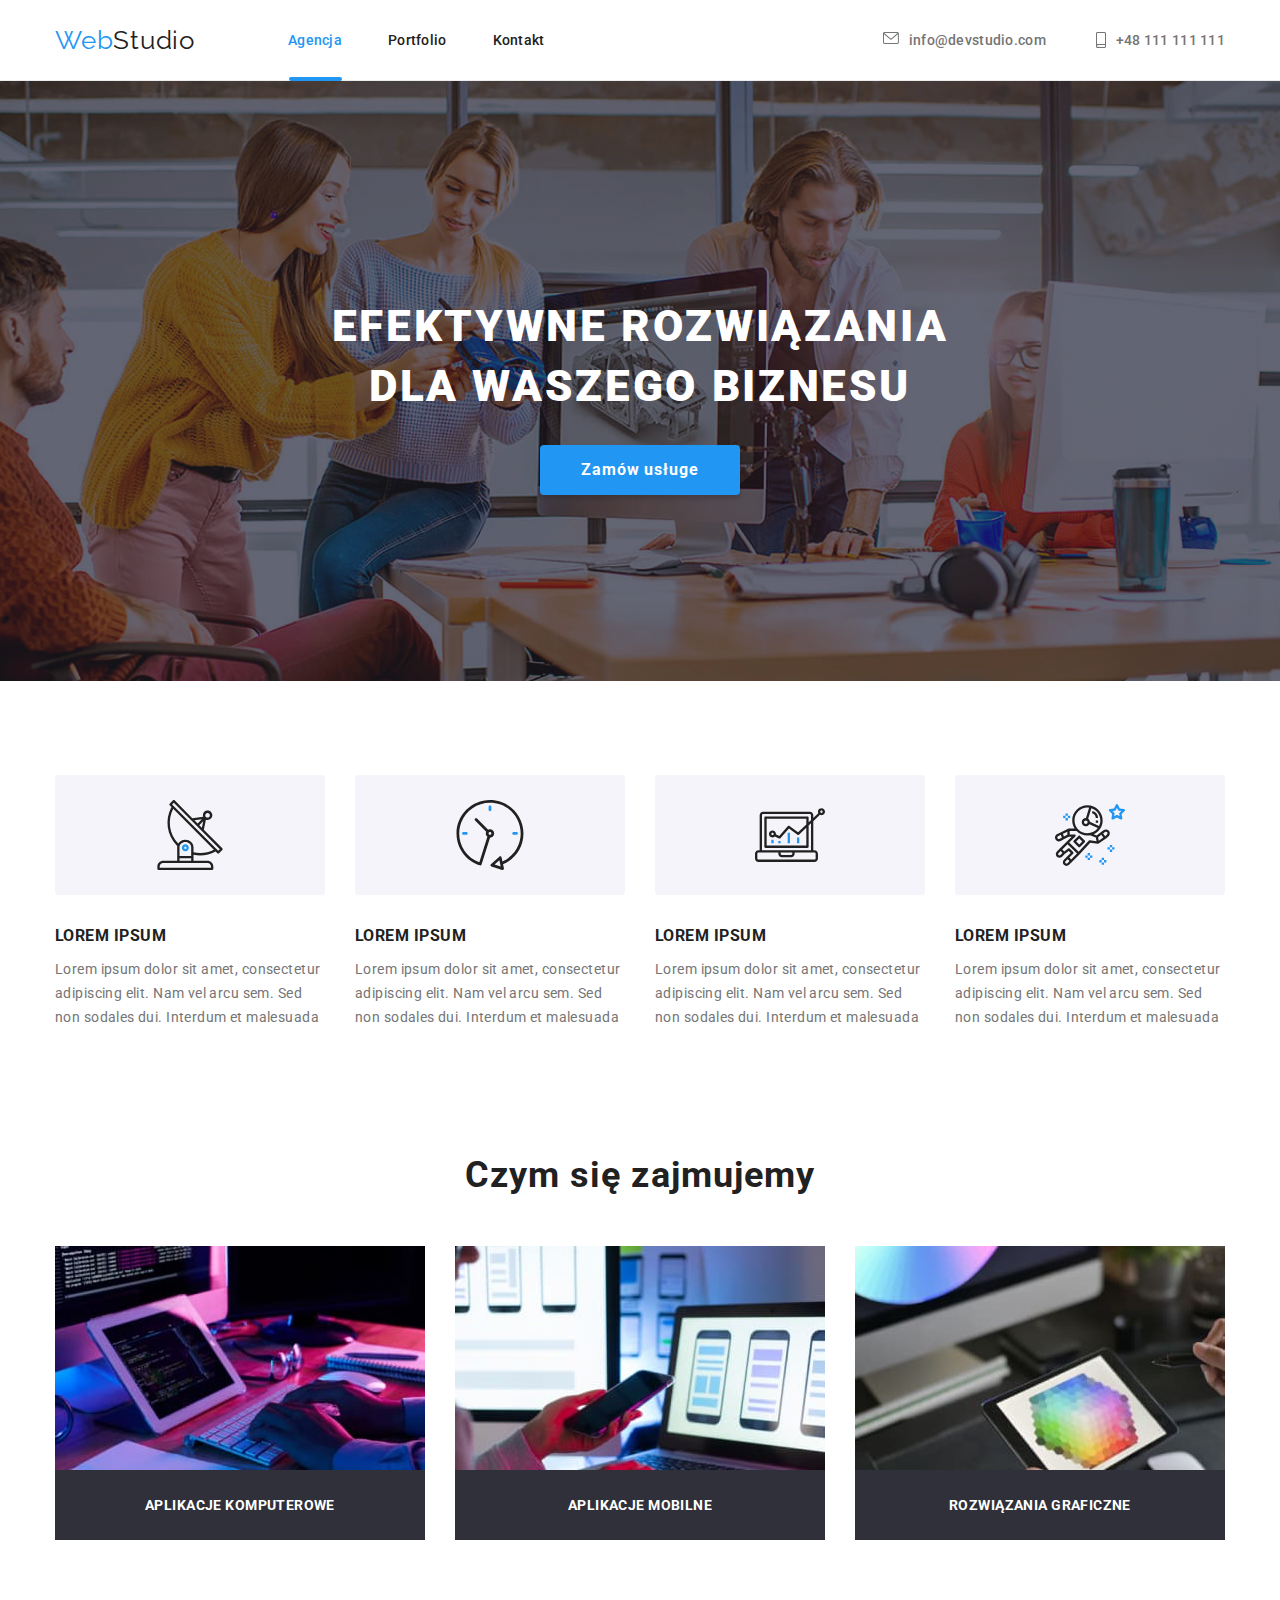
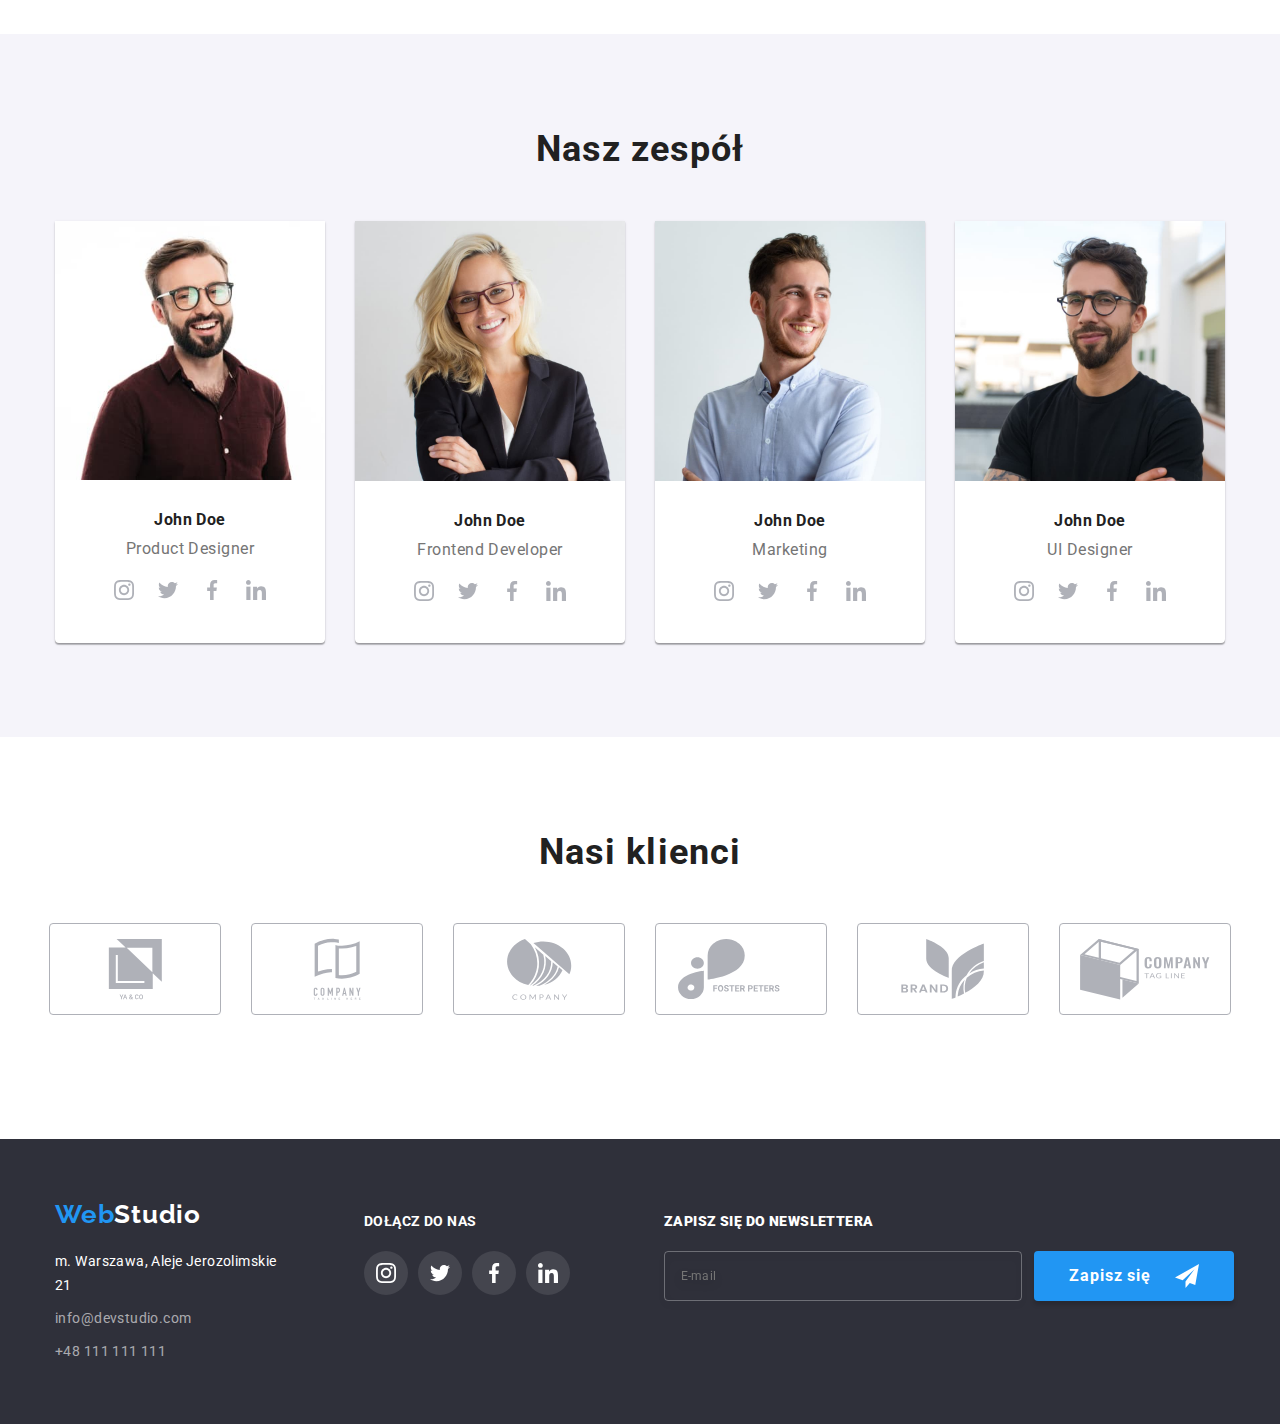
<file: index.html>
<!DOCTYPE html>
<html lang="pl">
  <head>
    <meta charset="UTF-8" />
    <meta http-equiv="X-UA-Compatible" content="IE=edge" />
    <meta name="viewport" content="width=device-width, initial-scale=1.0" />
    <title>Webstudio</title>  
   <link rel="stylesheet" href="https://cdnjs.cloudflare.com/ajax/libs/modern-normalize/1.1.0/modern-normalize.min.css">
    <link rel="preconnect" href="https://fonts.googleapis.com">
    <link rel="preconnect" href="https://fonts.gstatic.com" crossorigin>
    <link href="https://fonts.googleapis.com/css2?family=Raleway:wght@700&family=Roboto:wght@400;500;700;900&display=swap" rel="stylesheet">
     <link rel="stylesheet" href="css/main.min.css">


  <body>
    <header class="header">
      <div class="container">
      <a class="logo" href="index.html">
        <span class="logo__color">Web</span>Studio</a>      
      <nav class="navigation">
        <ul class="navigation__list list">
          <li class="navigation__item">
            <a class="navigation__link navigation__link-active" href="index.html">Agencja</a>
          </li>
          <li class="navigation__item">
            <a class="navigation__link" href="portfolio.html">Portfolio</a>
          </li>
          <li class="navigation__item">
            <a class="navigation__link" href="#">Kontakt</a>
          </li>
        </ul>
      </nav>
          
      <address class="address">
        <ul class="address list">
          <li class="address__item">
            <a class="address__mail" href="mailto:info@devstudio.com">
              <svg class="address__iconEnvelope">
                <use href="images/icons.svg/sprite.svg#icon-envelope"></use>
              </svg>
              info@devstudio.com</a>
          </li>
          <li class="address__item">
            <a class="address__phoneNumber" href="tel:+48111111111">
              <svg class="address__iconSmartphone">
                <use href="images/icons.svg/sprite.svg#icon-smartphone"></use>
              </svg>              
              +48 111 111 111</a>
          </li>
        </ul>
      </address>  

      <button class="hamburger" type="button" data-hamburger-open>
          <svg class="hamburger__icon">
            <use href="images/icons.svg/sprite.svg#icon-burger-menu"></use>
          </svg>
        </button>
      </div>    
    </header>

    <main>
      <section class="button section">
        <div class="container button__content">
          <h1>EFEKTYWNE ROZWIĄZANIA DLA WASZEGO BIZNESU</h1>
        <button class="model-btn" type="button" data-modal-open>Zamów usługe</button>
        </div>
      </section>

      <section class="advantages">
        <div class="container">
          <ul class="advantages__Loremlist list">
            <li class="advantages__Loremitem">
              <div class="advantages__link" >
                <svg class="advantages__icon">
                  <use href="images/icons.svg/sprite.svg#icon-Group-1"></use>
                </svg>
              </div>
              <h4 class="advantages__Loremh4">LOREM IPSUM</h4>
              <p class="advantages__Loremp">
              Lorem ipsum dolor sit amet, consectetur adipiscing elit. Nam vel
              arcu sem. Sed non sodales dui. Interdum et malesuada
              </p>
            </li>
            <li class="advantages__Loremitem">
              <div class="advantages__link">
                <svg class="advantages__icon">
                  <use href="images/icons.svg/sprite.svg#icon-Group-2"></use>
                </svg>
              </div>
              <h4 class="advantages__Loremh4">LOREM IPSUM</h4>
              <p class="advantages__Loremp">
              Lorem ipsum dolor sit amet, consectetur adipiscing elit. Nam vel
              arcu sem. Sed non sodales dui. Interdum et malesuada
              </p>
            </li>
            <li class="advantages__Loremitem">
              <a class="advantages__link" href="#">
                <svg class="advantages__icon">
                  <use href="images/icons.svg/sprite.svg#icon-Group-3"></use>
                </svg>
              </a>
              <h4 class="advantages__Loremh4">LOREM IPSUM</h4>
              <p class="advantages__Loremp">
              Lorem ipsum dolor sit amet, consectetur adipiscing elit. Nam vel
              arcu sem. Sed non sodales dui. Interdum et malesuada
              </p>
            </li>
            <li class="advantages__Loremitem">
              <a class="advantages__link" href="#">
                <svg class="advantages__icon">
                  <use href="images/icons.svg/sprite.svg#icon-Group-4"></use>
                </svg>
              </a>
              <h4 class="advantages__Loremh4">LOREM IPSUM</h4>
              <p class="advantages__Loremp">
              Lorem ipsum dolor sit amet, consectetur adipiscing elit. Nam vel
              arcu sem. Sed non sodales dui. Interdum et malesuada
              </p>
            </li>
          </ul>
        </div>
      </section>

      <section class="WhatWeDo section">
        <div class="container">
        <h2 class="secondary-header">Czym się zajmujemy</h2>
        <ul class="WhatWeDo__list list">
          <li class="WhatWeDo__item">
            <img class="WhatWeDo__photo"             
                  srcset="images/image1.jpg 1x, images/image12x.jpg 2x"
                  src="images/image1.jpg"       
                  alt="Computer" width="370" height="294">            
            <h4 class="WhatWeDo__h4">Aplikacje komputerowe</h4>          
          </li>
          <li class="WhatWeDo__item">
            <img class="WhatWeDo__photo"             
                  srcset="images/image2.jpg 1x, images/image22x.jpg 2x"
                  src="images/image2.jpg"       
                  alt="Computer and telephon" width="370" height="294">
            <h4 class="WhatWeDo__h4">Aplikacje mobilne</h4>   
          </li>
          <li class="WhatWeDo__item">
            <img class="WhatWeDo__photo"             
                  srcset="images/image3.jpg 1x, images/image32x.jpg 2x"
                  src="images/image3.jpg"       
                  alt="Tablet" width="370" height="294">
            <h4 class="WhatWeDo__h4">Rozwiązania graficzne</h4>   
          </li>
        </ul>
        </div>
      </section>

      <section class="staff section">
        <div class="container">
        <h2 class="secondary-header">Nasz zespół</h2>
        <ul class="staff__list list">
            <li class="staff__item">
              <picture>
                <source srcset="
									  images/image4-desktop.jpg    1x,
										images/image4-desktop2x.jpg 2x
									" media="(min-width: 1200px)">
                <source srcset="
										images/image4-tablet.jpg    1x,
										images/image4-tablet2x.jpg 2x
									" media="(min-width: 768px)">
								<source srcset="
										images/image4-mobile.jpg    1x,
										images/image4-mobile2x.jpg 2x
									" media="(min-width: 480px)">
								<img class="staff__img" src="images/image4-desktop.jpg" alt="John Doe, Product Designer" width="270" height="260">
              </picture>                        
              <h3 class="third-header">John Doe</h3>
              <p class="staff__p">Product Designer</p>
              <ul class="staff__socialList list">
                <li class="staff__socialItem">
                  <a class="staff__socialLink" href="#">                
                    <svg class="staff__socialIcon">
                      <use href="images/icons.svg/sprite.svg#icon-instagram"></use>
                    </svg>
                  </a>
               </li>
              <li class="staff__socialItem">
              <a class="staff__socialLink" href="#">
                <svg class="staff__socialIcon">
                  <use href="images/icons.svg/sprite.svg#icon-twitter"></use>
                </svg>
              </a>
              </li>
              <li class="staff__socialItem">
                <a class="staff__socialLink" href="#">
                  <svg class="staff__socialIcon">
                    <use href="images/icons.svg/sprite.svg#icon-facebook"></use>
                  </svg>
                </a>
              </li>
              <li class="staff__socialItem">
                <a class="staff__socialLink" href="#">
                  <svg class="staff__socialIcon">
                    <use href="images/icons.svg/sprite.svg#icon-linkedin"></use>
                  </svg>
                </a>
              </li>
          </ul>
            </li>
            <li class="staff__item">
              <picture>
                <source srcset="
										images/image5-desktop.jpg    1x,
										images/image5-desktop2x.jpg 2x
									" media="(min-width: 1200px)">
                <source srcset="
										images/image5-tablet.jpg    1x,
										images/image5-tablet2x.jpg 2x
									" media="(min-width: 768px)">
								<source srcset="
										images/image5-mobile.jpg    1x,
										images/image5-mobile2x.jpg 2x
									" media="(min-width: 480px)">
								<img class="staff__img" src="images/image5-desktop.jpg" alt="John Doe, Frontend Developer" width="270" height="260">
             </picture>            
                <h3 class="third-header">John Doe</h3>
                <p class="staff__p">Frontend Developer</p>
         <ul class="staff__socialList list">
            <li class="staff__socialItem">
              <a class="staff__socialLink href="#">
              <svg class="staff__socialIcon">
                <use href="images/icons.svg/sprite.svg#icon-instagram"></use>
              </svg>
            </a></li>
            <li class="staff__socialItem">
              <a class="staff__socialLink" href="#">
              <svg class="staff__socialIcon">
                <use href="images/icons.svg/sprite.svg#icon-twitter"></use>
              </svg>
            </a></li>
            <li class="staff__socialItem">
              <a class="staff__socialLink" href="#">
              <svg class="staff__socialIcon">
                <use href="images/icons.svg/sprite.svg#icon-facebook"></use>
              </svg>
            </a></li>
            <li class="staff__socialItem">
              <a class="staff__socialLink" href="#">
              <svg class="staff__socialIcon">
                <use href="images/icons.svg/sprite.svg#icon-linkedin"></use>
              </svg>
            </a></li>
        </ul>      
            </li>
            <li class="staff__item">
              <picture>
                <source srcset="
										images/image6-desktop.jpg    1x,
										images/image6-desktop2x.jpg 2x
									" media="(min-width: 1200px)">
                <source srcset="
										images/image6-tablet.jpg    1x,
										images/image6-tablet2x.jpg 2x
									" media="(min-width: 768px)">
								<source srcset="
										images/image6-mobile.jpg    1x,
										images/image6-mobile2x.jpg 2x
									" media="(min-width: 480px)">
								<img class="staff__img" src="images/image6-desktop.jpg" alt="John Doe, Marketing" width="270" height="260">
             </picture> 
                <h3 class="third-header">John Doe</h3>
                <p class="staff__p"> Marketing</p>
       <ul class="staff__socialList list">
            <li class="staff__socialItem">
              <a class="staff__socialLink" href="#">
              <svg class="staff__socialIcon">
                <use href="images/icons.svg/sprite.svg#icon-instagram"></use>
              </svg>
            </a></li>
            <li class="staff__socialItem">
              <a class="staff__socialLink" href="#">
              <svg class="staff__socialIcon">
                <use href="images/icons.svg/sprite.svg#icon-twitter"></use>
              </svg>
            </a></li>
            <li class="staff__socialItem">
              <a class="staff__socialLink" href="#">
              <svg class="staff__socialIcon">
                <use href="images/icons.svg/sprite.svg#icon-facebook"></use>
              </svg>
            </a></li>
            <li class="staff__socialItem">
              <a class="staff__socialLink" href="#">
              <svg class="staff__socialIcon">
                <use href="images/icons.svg/sprite.svg#icon-linkedin"></use>
              </svg>
            </a></li>
        </ul>        
            </li>
            <li class="staff__item">
              <picture>
                <source srcset="
										images/image7-desktop.jpg    1x,
										images/image7-desktop2x.jpg 2x
									" media="(min-width: 1200px)">
                <source srcset="
										images/image7-tablet.jpg    1x,
										images/image7-tablet2x.jpg 2x
									" media="(min-width: 768px)">
								<source srcset="
										images/image7-mobile.jpg    1x,
										images/image7-mobile2x.jpg 2x
									" media="(min-width: 480px)">
								<img class="staff__img" src="images/image7-desktop.jpg" alt="John Doe, UI Designer" width="270" height="260">
             </picture>                 
                <h3 class="third-header">John Doe</h3>
                <p class="staff__p">UI Designer</p>
        <ul class="staff__socialList list">
            <li class="staff__socialItem">
              <a class="staff__socialLink" href="#">
              <svg class="staff__socialIcon">
                <use href="images/icons.svg/sprite.svg#icon-instagram"></use>
              </svg>
            </a></li>
            <li class="staff__socialItem">
              <a class="staff__socialLink" href="#">
              <svg class="staff__socialIcon">
                <use href="images/icons.svg/sprite.svg#icon-twitter"></use>
              </svg>
            </a></li>
            <li class="staff__socialItem">
              <a class="staff__socialLink" href="#">
              <svg class="staff__socialIcon">
                <use href="images/icons.svg/sprite.svg#icon-facebook"></use>
              </svg>
            </a></li>
            <li class="staff__socialItem">
              <a class="staff__socialLink" href="#">
              <svg class="staff__socialIcon">
                <use href="images/icons.svg/sprite.svg#icon-linkedin"></use>
              </svg>
            </a></li>
        </ul>        
            </li>
        </ul>   
        </div>     
      </section>

      <section class="customer section">
        <div class="container">
         <h2 class="secondary-header">Nasi klienci</h2>
         <ul class="customer__list list">
            <li class="customer__item">
              <a class="customer__link" href="#">
              <svg class="customer__icon">
                <use href="images/icons.svg/sprite.svg#icon-group"></use>
              </svg>
            </a></li>
            <li class="customer__item">
              <a class="customer__link" href="#">
              <svg class="customer__icon">
                <use href="images/icons.svg/sprite.svg#icon-group-1"></use>
              </svg>
            </a></li>
            <li class="customer__item">
              <a class="customer__link" href="#">
              <svg class="customer__icon">
                <use href="images/icons.svg/sprite.svg#icon-group-2"></use>
              </svg>
            </a></li>
            <li class="customer__item">
              <a class="customer__link" href="#">
              <svg class="customer__icon">
                <use href="images/icons.svg/sprite.svg#icon-group-3"></use>
              </svg>
            </a></li>
             <li class="customer__item">
              <a class="customer__link" href="#">
              <svg class="customer__icon">
                <use href="images/icons.svg/sprite.svg#icon-group-4"></use>
              </svg>
            </a></li>
             <li class="customer__item">
              <a class="customer__link" href="#">
              <svg class="customer__icon">
                <use href="images/icons.svg/sprite.svg#icon-group-5"></use>
              </svg>
            </a></li>
        </ul>
      </section>      
    </main>

    <footer class="footer footer__section">
      <div class="container footer__container" >
        <div class="footer__left">
          <a class="logo footer__logo" href="index.html"><span class="logo__color">Web</span>Studio</a>
            <address class="footer__address">
              <ul class="footer__list list">
                <li class="footer__item"><p class="footer__address">m. Warszawa, Aleje Jerozolimskie 21</p></li>
                <li class="footer__item"><a class="footer__mail" href="mailto:info@devstudio.com">info@devstudio.com</a></li>
                 <li class="footer__item"><a class="footer__phoneNumber" href="tel:+48111111111">+48 111 111 111</a></li>
              </ul>
            </address>
        </div>
      <div class="footer__right">
         <h4 class="footer__h4">DOŁĄCZ DO NAS</h4>
          <ul class="footer__socialList list">
            <li class="footer__socialItem">
              <a class="footer__socialLink" href="#">
              <svg class="footer__socialIcon">
                <use href="images/icons.svg/sprite.svg#icon-instagram"></use>
              </svg>
            </a></li>
            <li class="footer__socialItem">
              <a class="footer__socialLink" href="#">
              <svg class="footer__socialIcon">
                <use href="images/icons.svg/sprite.svg#icon-twitter"></use>
              </svg>
            </a></li>
            <li class="footer__socialItem">
              <a class="footer__socialLink" href="#">
              <svg class="footer__socialIcon">
                <use href="images/icons.svg/sprite.svg#icon-facebook"></use>
              </svg>
            </a></li>
            <li class="footer__socialItem">
              <a class="footer__socialLink" href="#">
              <svg class="footer__socialIcon">
                <use href="images/icons.svg/sprite.svg#icon-linkedin"></use>
              </svg>
            </a></li>
          </ul>
        </div> 
        <div class="newsletter">
           <h4 class="footer__h4"><b>Zapisz się do newslettera</b></h4>
           <form class="footer__form">
             <label class="footer__newsletterLabel" for="email">    
              <input class="footer__newsletterWindow" type="email" name="email" placeholder="E-mail" id="email" required>
              <button class="model-btn-newsletter" type="submit">Zapisz się  
                <svg class="footer__newsletterIcon">
                <use href="images/icons.svg/sprite.svg#icon-icon-send"></use>
              </svg>
              </button>
             </label>
           </form>
        </div>
      </div>
    </footer>


     <div class="backdrop-hamburger is-hidden" data-hamburger>
      <div class="container-hamburger">
        <nav class="navHamburger">
        <ul class="navHamburger__list list">
          <li class="navHamburger__item">
            <a class="navHamburger__link navHamburger__link-active" href="index.html">Agencja</a>
          </li>
          <li class="navHamburger__item">
            <a class="navHamburger__link" href="portfolio.html">Portfolio</a>
          </li>
          <li class="navHamburger__item">
            <a class="navHamburger__link" href="#">Kontakt</a>
          </li>
        </ul>
      </nav>
          
      <address class="addressHamburger">
        <ul class="addressHamburger__list list">
          <li class="addressHamburger__item">
            <a class="addressHamburger__phoneNumber" href="tel:+48111111111">+48 111 111 111</a>
          </li>
          <li class="addressHamburger__item">
            <a class="addressHamburger__mail" href="mailto:info@devstudio.com">info@devstudio.com</a>
          </li>          
        </ul>
      </address> 

        <section class="socialHamburger">
          <ul class="socialHamburger__list list">
            <li class="socialHamburger__item">
              <a class="socialHamburger__link" href="#">Instagram</a>
            </li>
            <li class="socialHamburger__item">
              <a class="socialHamburger__link" href="#">Twitter</a>
            </li>
            <li class="socialHamburger__item">
              <a class="socialHamburger__link" href="#">Facebook</a>
            </li>
            <li class="socialHamburger__item">
              <a class="socialHamburger__link" href="#">Linkedin</a>
            </li>
          </ul>
        </section>

        <button type="button" class="close-btn" data-hamburger-close>
          <svg class="icon-close-btn-mobile">
            <use href="images/icons.svg/sprite.svg#icon-close_40px"></use>
          </svg>
        </button>
      </div>
    </div>

      <div class="backdrop is-hidden" data-modal>
        <div class="modal">
          <button type="button" class="close-btn" data-modal-close>
            <svg class="close-icon">
              <use href="images/icons.svg/sprite.svg#icon-close-black-18dp-2-1"></use>
            </svg>
          </button>  

          <h3 class="modal__h3">Zostaw swoje dane w formularzu poniżej</h3>

          <form class="modal__form">

            <label class="modal__label" for="name">
              Imię
                <div class="modal__div">
                  <svg class="modal__icon">
                    <use href="images/icons.svg/sprite.svg#icon-person-black-18dp-1"></use>
                  </svg>
                  <input class="modal__input" type="text" name="username" id="name" required/>
                </div>
            </label>

            <label class="modal__label" for="tel">
              Telefon
                <div class="modal__div">
                  <svg class="modal__icon">
                    <use href="images/icons.svg/sprite.svg#icon-phone-black-18dp-1"></use>
                  </svg>
                   <input class="modal__input" type="tel" name="phone_number" id="tel" required/>
                </div>
            </label>

            <label class="modal__label" for="email">
              Email
                <div class="modal__div">
                  <svg class="modal__icon">
                    <use href="images/icons.svg/sprite.svg#icon-email-black-18dp-1"></use>
                  </svg>
                  <input class="modal__input" type="email" name="email" id="email" required/>
                </div>    
            </label> 

            <label class="modal__label" for="feedback">
              Komentarz
                <div class="modal__divTextarea">
                  <textarea class="modal__textarea" name="feedback" placeholder="Wprowadź tekst" id="feedback"></textarea>
                </div>
              </label>

              <div class="modal__policy">   
                <form class="modal__form" action="#" method="post">
                  <input class="modal__formPolicy visually-hidden" id="user-policy" type="checkbox" name="policy" required>
                    <label for="user-policy" class="modal__formPolicyText">
                      <span class="modal__margin">Oświadczam, iż akceptuję </span>
                      <a class="modal__textLink" href="#">Regulamin</a>
                      <span class="modal__policyText"> i </span>
                      <a class="modal__textLink" href="#">Politykę Prywatności.</a>
                    </label>                    
                </form>
                <button class="model-btn" type="submit">Wyślij</button>           
              </div>            

          </form>
        </div>
      </div>

      <script src="./js/modal.js"></script>
      <script src="./js/mobile-menu.js"></script>
  </body>
</html>
</file>
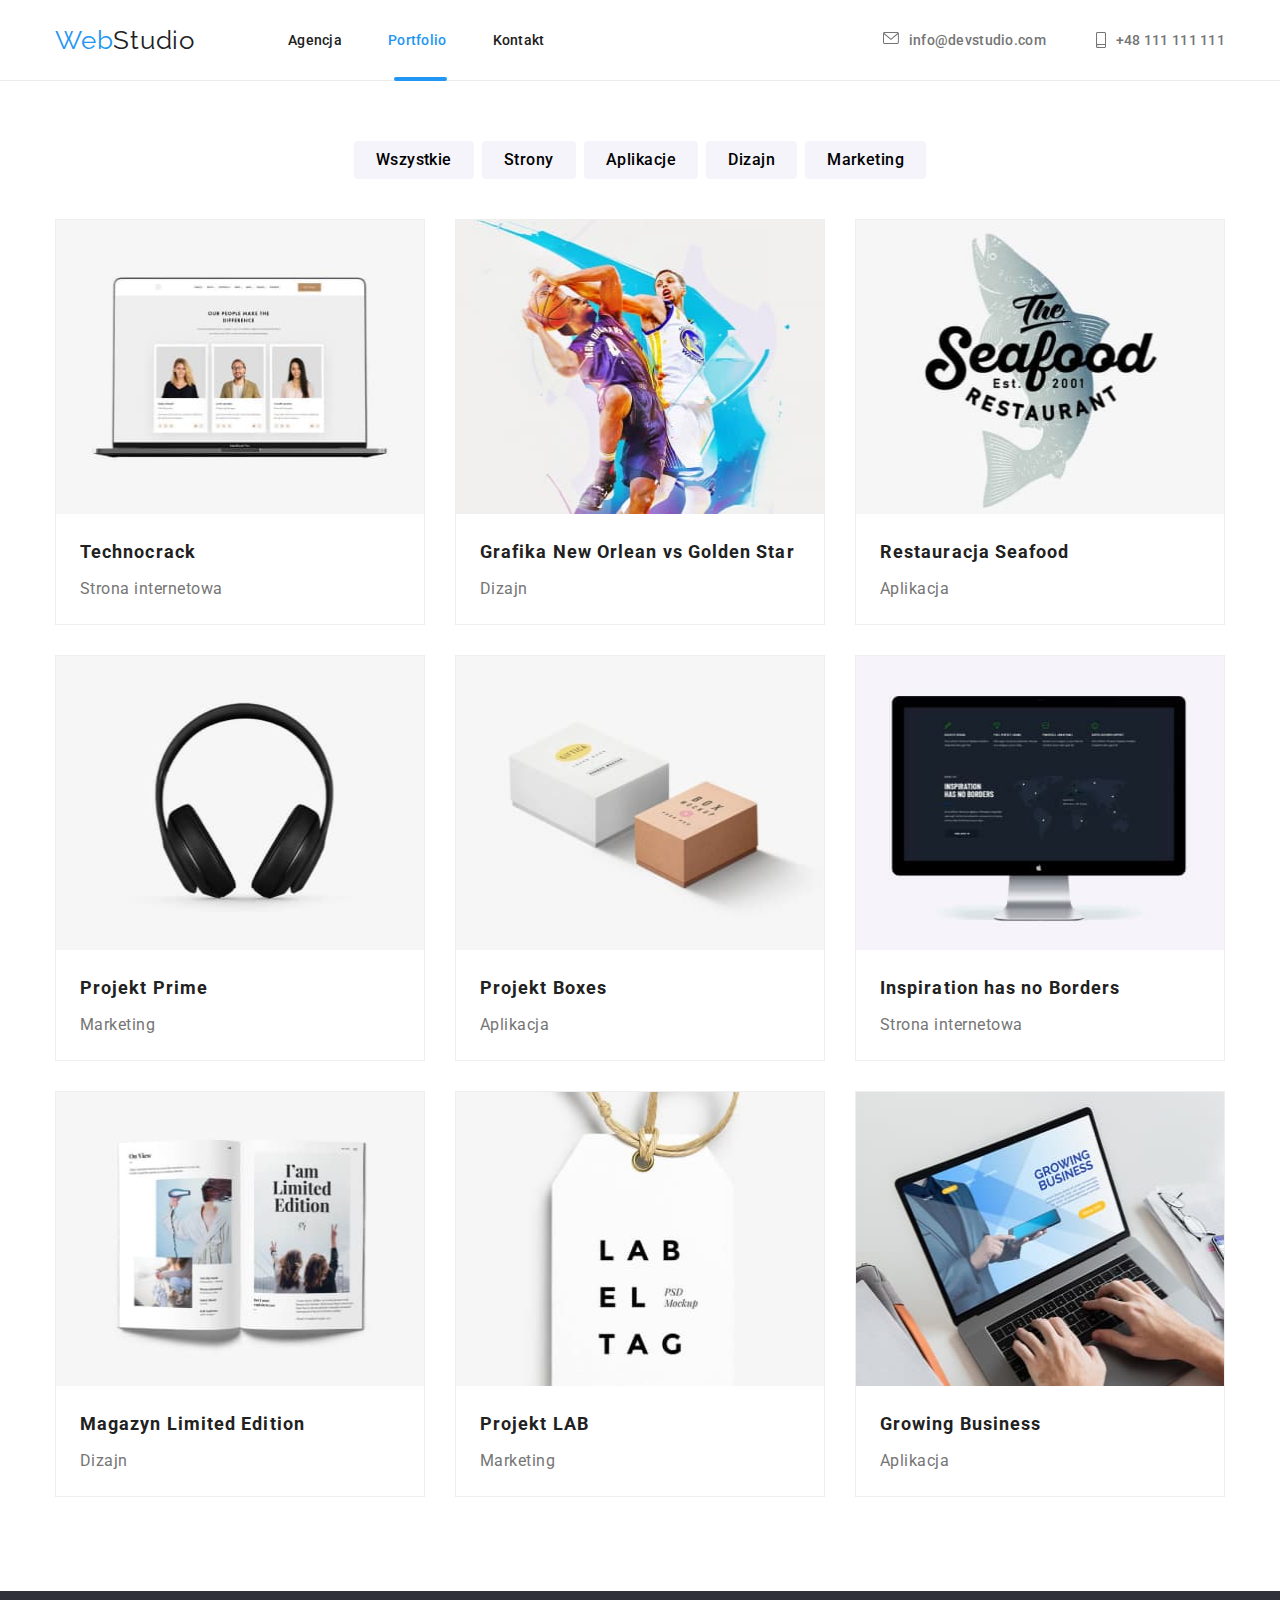
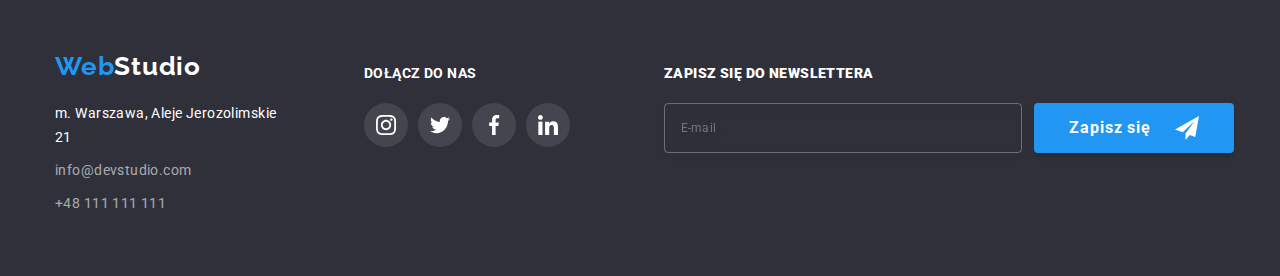
<file: portfolio.html>
<!DOCTYPE html>
<html lang="en">
  <head>
    <meta charset="UTF-8" />
    <meta http-equiv="X-UA-Compatible" content="IE=edge" />
    <meta name="viewport" content="width=device-width, initial-scale=1.0" />
    <title>Portfolio</title>
    <link
      rel="stylesheet"
      href="https://cdnjs.cloudflare.com/ajax/libs/modern-normalize/1.1.0/modern-normalize.min.css"
    />
    <link rel="preconnect" href="https://fonts.googleapis.com" />
    <link rel="preconnect" href="https://fonts.gstatic.com" crossorigin />
    <link
      href="https://fonts.googleapis.com/css2?family=Raleway:wght@700&family=Roboto:wght@400;500;700;900&display=swap"
      rel="stylesheet"
    />
    <link rel="stylesheet" href="css/main.min.css" />
  </head>

  <body>
    <header class="header">
      <div class="container">
      <a class="logo" href="index.html">
        <span class="logo__color">Web</span>Studio</a>      
      <nav class="navigation">
        <ul class="navigation__list list">
          <li class="navigation__item">
            <a class="navigation__link" href="index.html">Agencja</a>
          </li>
          <li class="navigation__item">
            <a class="navigation__link navigation__link-active" href="portfolio.html">Portfolio</a>
          </li>
          <li class="navigation__item">
            <a class="navigation__link" href="#">Kontakt</a>
          </li>
        </ul>
      </nav>
          
      <address class="address">
        <ul class="address list">
          <li class="address__item">
            <a class="address__mail" href="mailto:info@devstudio.com">
              <svg class="address__iconEnvelope">
                <use href="images/icons.svg/sprite.svg#icon-envelope"></use>
              </svg>
              info@devstudio.com</a>
          </li>
          <li class="address__item">
            <a class="address__phoneNumber" href="tel:+48111111111">
              <svg class="address__iconSmartphone">
                <use href="images/icons.svg/sprite.svg#icon-smartphone"></use>
              </svg>              
              +48 111 111 111</a>
          </li>
        </ul>
      </address>  

      <button class="hamburger" type="button" data-hamburger-open>
          <svg class="hamburger__icon">
            <use href="images/icons.svg/sprite.svg#icon-burger-menu"></use>
          </svg>
        </button>
      </div>    
    </header>

    <main>
      <section class="portfolio">
        <div class="portfolio__filters container">
          <ul class="portfolio__list list">
            <li class="portfolio__item">
              <button class="portfolio__btn" type="button_1">
                Wszystkie
              </button>
            </li>
            <li class="portfolio__item">
              <button class="portfolio__btn" type="button_2">
                Strony
              </button>
            </li>
            <li class="portfolio__item">
              <button class="portfolio__btn" type="button_3">
                Aplikacje
              </button>
            </li>
            <li class="portfolio__item">
              <button class="portfolio__btn" type="button_4">
                Dizajn
              </button>
            </li>
            <li class="portfolio__item">
              <button class="portfolio__btn" type="button_5">
                Marketing
              </button>
            </li>
          </ul>
        </div>
      </section>

      <section class="project">
        <div class="container">
          <ul class="project__list list">
            <li class="project__item">
              <div class="project__box">
                <picture>
                  <source srcset="
										images/image8-desktop.jpg    1x,
										images/image8-desktop2x.jpg 2x
									" media="(min-width: 1200px)">
                  <source srcset="
										images/image8-tablet.jpg    1x,
										images/image8-tablet2x.jpg 2x
									" media="(min-width: 768px)">
								  <source srcset="
										images/image8-mobile.jpg    1x,
										images/image8-mobile2x.jpg 2x
									" media="(min-width: 480px)">
								  <img class="project__img" src="images/image8-desktop.jpg" alt="Technocrack, Website">
                </picture>
              
                <div class="project__overlay">
                  <p class="project__overlay-p">
                    Technocrack jest popularną platformą wykorzystywaną do
                    rozpowszechniania koronawirusa. Firmy wykorzystują tę
                    platformę do celów szpiegowskich i ataków na
                    niezabezpieczone serwery konkurencji
                  </p>
                </div>
              </div>

              <h3 class="project__third-header">Technocrack</h3>
              <p class="project__staff-p">Strona internetowa</p>
            </li>
            <li class="project__item">
              <div class="project__box">
                <picture>
                  <source srcset="
										images/image9-desktop.jpg    1x,
										images/image9-desktop2x.jpg 2x
									" media="(min-width: 1200px)">
                  <source srcset="
										images/image9-tablet.jpg    1x,
										images/image9-tablet2x.jpg 2x
									" media="(min-width: 768px)">
								  <source srcset="
										images/image9-mobile.jpg    1x,
										images/image9-mobile2x.jpg 2x
									" media="(min-width: 480px)">
								  <img class="project__img" src="images/image9-desktop.jpg" alt="New Orlean vs Golden Star">
                </picture>
    
                <div class="project__overlay">
                  <p class="project__overlay-p">
                    Technocrack jest popularną platformą wykorzystywaną do
                    rozpowszechniania koronawirusa. Firmy wykorzystują tę
                    platformę do celów szpiegowskich i ataków na
                    niezabezpieczone serwery konkurencji
                  </p>
                </div>
              </div>
              <h3 class="project__third-header">
                Grafika New Orlean vs Golden Star
              </h3>
              <p class="project__staff-p">Dizajn</p>
            </li>
            <li class="project__item">
              <div class="project__box">
                <picture>
                  <source srcset="
										images/image10-desktop.jpg    1x,
										images/image10-desktop2x.jpg 2x
									" media="(min-width: 1200px)">
                  <source srcset="
										images/image10-tablet.jpg    1x,
										images/image10-tablet2x.jpg 2x
									" media="(min-width: 768px)">
								  <source srcset="
										images/image10-mobile.jpg    1x,
										images/image10-mobile2x.jpg 2x
									" media="(min-width: 480px)">
								  <img class="project__img" src="images/image10-desktop.jpg" alt="Restauracja Seafood, Aplikacja">
                </picture>
                
                <div class="project__overlay">
                  <p class="project__overlay-p">
                    Technocrack jest popularną platformą wykorzystywaną do
                    rozpowszechniania koronawirusa. Firmy wykorzystują tę
                    platformę do celów szpiegowskich i ataków na
                    niezabezpieczone serwery konkurencji
                  </p>
                </div>
              </div>

              <h3 class="project__third-header">Restauracja Seafood</h3>
              <p class="project__staff-p">Aplikacja</p>
            </li>
            <li class="project__item">
              <div class="project__box">
                <picture>
                  <source srcset="
										images/image11-desktop.jpg    1x,
										images/image11-desktop2x.jpg 2x
									" media="(min-width: 1200px)">
                  <source srcset="
										images/image11-tablet.jpg    1x,
										images/image11-tablet2x.jpg 2x
									" media="(min-width: 768px)">
								  <source srcset="
										images/image11-mobile.jpg    1x,
										images/image11-mobile2x.jpg 2x
									" media="(min-width: 480px)">
								  <img class="project__img" src="images/image11-desktop.jpg" alt="Projekt Prime, Marketing">
                </picture>
                
                <div class="project__overlay">
                  <p class="project__overlay-p">
                    Technocrack jest popularną platformą wykorzystywaną do
                    rozpowszechniania koronawirusa. Firmy wykorzystują tę
                    platformę do celów szpiegowskich i ataków na
                    niezabezpieczone serwery konkurencji
                  </p>
                </div>
              </div>

              <h3 class="project__third-header">Projekt Prime</h3>
              <p class="project__staff-p">Marketing</p>
            </li>
            <li class="project__item">
              <div class="project__box">
                <picture>
                  <source srcset="
										images/image12-desktop.jpg    1x,
										images/image12-desktop2x.jpg 2x
									" media="(min-width: 1200px)">
                  <source srcset="
										images/image12-tablet.jpg    1x,
										images/image12-tablet2x.jpg 2x
									" media="(min-width: 768px)">
								  <source srcset="
										images/image12-mobile.jpg    1x,
										images/image12-mobile2x.jpg 2x
									" media="(min-width: 480px)">
								  <img class="project__img" src="images/image12-desktop.jpg" alt="Projekt Boxes, Aplikacja">
                </picture>
                
                <div class="project__overlay">
                  <p class="project__overlay-p">
                    Technocrack jest popularną platformą wykorzystywaną do
                    rozpowszechniania koronawirusa. Firmy wykorzystują tę
                    platformę do celów szpiegowskich i ataków na
                    niezabezpieczone serwery konkurencji
                  </p>
                </div>
              </div>

              <h3 class="project__third-header">Projekt Boxes</h3>
              <p class="project__staff-p">Aplikacja</p>
            </li>
            <li class="project__item">
              <div class="project__box">
                <picture>
                  <source srcset="
										images/image13-desktop.jpg    1x,
										images/image13-desktop2x.jpg 2x
									" media="(min-width: 1200px)">
                  <source srcset="
										images/image13-tablet.jpg    1x,
										images/image13-tablet2x.jpg 2x
									" media="(min-width: 768px)">
								  <source srcset="
										images/image13-mobile.jpg    1x,
										images/image13-mobile2x.jpg 2x
									" media="(min-width: 480px)">
								  <img class="project__img" src="images/image13-desktop.jpg" alt="Inspiration has no Borders, Strona internetowa">
                </picture>
                
                <div class="project__overlay">
                  <p class="project__overlay-p">
                    Technocrack jest popularną platformą wykorzystywaną do
                    rozpowszechniania koronawirusa. Firmy wykorzystują tę
                    platformę do celów szpiegowskich i ataków na
                    niezabezpieczone serwery konkurencji
                  </p>
                </div>
              </div>

              <h3 class="project__third-header">Inspiration has no Borders</h3>
              <p class="project__staff-p">Strona internetowa</p>
            </li>
            <li class="project__item">
              <div class="project__box">
                <picture>
                  <source srcset="
										images/image14-desktop.jpg    1x,
										images/image14-desktop2x.jpg 2x
									" media="(min-width: 1200px)">
                  <source srcset="
										images/image14-tablet.jpg    1x,
										images/image14-tablet2x.jpg 2x
									" media="(min-width: 768px)">
								  <source srcset="
										images/image14-mobile.jpg    1x,
										images/image14-mobile2x.jpg 2x
									" media="(min-width: 480px)">
								  <img class="project__img" src="images/image14-desktop.jpg" alt="Magazyn Limited Edition, Dizajn">
                </picture>
                
                <div class="project__overlay">
                  <p class="project__overlay-p">
                    Technocrack jest popularną platformą wykorzystywaną do
                    rozpowszechniania koronawirusa. Firmy wykorzystują tę
                    platformę do celów szpiegowskich i ataków na
                    niezabezpieczone serwery konkurencji
                  </p>
                </div>
              </div>

              <h3 class="project__third-header">Magazyn Limited Edition</h3>
              <p class="project__staff-p">Dizajn</p>
            </li>
            <li class="project__item">
              <div class="project__box">
                <picture>
                  <source srcset="
										images/image15-desktop.jpg    1x,
										images/image15-desktop2x.jpg 2x
									" media="(min-width: 1200px)">
                  <source srcset="
										images/image15-tablet.jpg    1x,
										images/image15-tablet2x.jpg 2x
									" media="(min-width: 768px)">
								  <source srcset="
										images/image15-mobile.jpg    1x,
										images/image15-mobile2x.jpg 2x
									" media="(min-width: 480px)">
								  <img class="project__img" src="images/image15-desktop.jpg" alt="Magazyn Limited Edition, Dizajn">
                </picture>
                
                <div class="project__overlay">
                  <p class="project__overlay-p">
                    Technocrack jest popularną platformą wykorzystywaną do
                    rozpowszechniania koronawirusa. Firmy wykorzystują tę
                    platformę do celów szpiegowskich i ataków na
                    niezabezpieczone serwery konkurencji
                  </p>
                </div>
              </div>
              <h3 class="project__third-header">Projekt LAB</h3>
              <p class="project__staff-p">Marketing</p>
            </li>
            <li class="project__item">
              <div class="project__box">
                <picture>
                  <source srcset="
										images/image16-desktop.jpg    1x,
										images/image16-desktop2x.jpg 2x
									" media="(min-width: 1200px)">
                  <source srcset="
										images/image16-tablet.jpg    1x,
										images/image16-tablet2x.jpg 2x
									" media="(min-width: 768px)">
								  <source srcset="
										images/image16-mobile.jpg    1x,
										images/image16-mobile2x.jpg 2x
									" media="(min-width: 480px)">
								  <img class="project__img" src="images/image16-desktop.jpg" alt="Magazyn Limited Edition, Dizajn">
                </picture>
                
                <div class="project__overlay">
                  <p class="project__overlay-p">
                    Technocrack jest popularną platformą wykorzystywaną do
                    rozpowszechniania koronawirusa. Firmy wykorzystują tę
                    platformę do celów szpiegowskich i ataków na
                    niezabezpieczone serwery konkurencji
                  </p>
                </div>
              </div>

              <h3 class="project__third-header">Growing Business</h3>
              <p class="project__staff-p">Aplikacja</p>
            </li>
          </ul>
        </div>
      </section>
    </main>

    <footer class="footer footer__section">
      <div class="container footer__container" >
        <div class="footer__left">
          <a class="logo footer__logo" href="index.html"><span class="logo__color">Web</span>Studio</a>
            <address class="footer__address">
              <ul class="footer__list list">
                <li class="footer__item"><p class="footer__address">m. Warszawa, Aleje Jerozolimskie 21</p></li>
                <li class="footer__item"><a class="footer__mail" href="mailto:info@devstudio.com">info@devstudio.com</a></li>
                 <li class="footer__item"><a class="footer__phoneNumber" href="tel:+48111111111">+48 111 111 111</a></li>
              </ul>
            </address>
        </div>
      <div class="footer__right">
         <h4 class="footer__h4">DOŁĄCZ DO NAS</h4>
          <ul class="footer__socialList list">
            <li class="footer__socialItem">
              <a class="footer__socialLink" href="#">
              <svg class="footer__socialIcon">
                <use href="images/icons.svg/sprite.svg#icon-instagram"></use>
              </svg>
            </a></li>
            <li class="footer__socialItem">
              <a class="footer__socialLink" href="#">
              <svg class="footer__socialIcon">
                <use href="images/icons.svg/sprite.svg#icon-twitter"></use>
              </svg>
            </a></li>
            <li class="footer__socialItem">
              <a class="footer__socialLink" href="#">
              <svg class="footer__socialIcon">
                <use href="images/icons.svg/sprite.svg#icon-facebook"></use>
              </svg>
            </a></li>
            <li class="footer__socialItem">
              <a class="footer__socialLink" href="#">
              <svg class="footer__socialIcon">
                <use href="images/icons.svg/sprite.svg#icon-linkedin"></use>
              </svg>
            </a></li>
          </ul>
        </div> 
        <div class="newsletter">
           <h4 class="footer__h4"><b>Zapisz się do newslettera</b></h4>
           <form class="footer__form">
             <label class="footer__newsletterLabel" for="email">    
              <input class="footer__newsletterWindow" type="email" name="email" placeholder="E-mail" id="email" required>
              <button class="model-btn-newsletter" type="submit">Zapisz się  
                <svg class="footer__newsletterIcon">
                <use href="images/icons.svg/sprite.svg#icon-icon-send"></use>
              </svg>
              </button>
             </label>
           </form>
        </div>
      </div>
    </footer>

    <div class="backdrop-hamburger is-hidden" data-hamburger>
      <div class="container-hamburger">
        <nav class="navHamburger">
        <ul class="navHamburger__list list">
          <li class="navHamburger__item">
            <a class="navHamburger__link" href="index.html">Agencja</a>
          </li>
          <li class="navHamburger__item">
            <a class="navHamburger__link navHamburger__link-active" href="portfolio.html">Portfolio</a>
          </li>
          <li class="navHamburger__item">
            <a class="navHamburger__link" href="#">Kontakt</a>
          </li>
        </ul>
      </nav>
          
      <address class="addressHamburger">
        <ul class="addressHamburger__list list">
          <li class="addressHamburger__item">
            <a class="addressHamburger__phoneNumber" href="tel:+48111111111">+48 111 111 111</a>
          </li>
          <li class="addressHamburger__item">
            <a class="addressHamburger__mail" href="mailto:info@devstudio.com">info@devstudio.com</a>
          </li>          
        </ul>
      </address> 

        <section class="socialHamburger">
          <ul class="socialHamburger__list list">
            <li class="socialHamburger__item">
              <a class="socialHamburger__link" href="#">Instagram</a>
            </li>
            <li class="socialHamburger__item">
              <a class="socialHamburger__link" href="#">Twitter</a>
            </li>
            <li class="socialHamburger__item">
              <a class="socialHamburger__link" href="#">Facebook</a>
            </li>
            <li class="socialHamburger__item">
              <a class="socialHamburger__link" href="#">Linkedin</a>
            </li>
          </ul>
        </section>

        <button type="button" class="close-btn" data-hamburger-close>
          <svg class="icon-close-btn-mobile">
            <use href="images/icons.svg/sprite.svg#icon-close_40px"></use>
          </svg>
        </button>
      </div>
    </div>
    <script src="./js/mobile-menu.js"></script>
  </body>
</html>
</file>
<file: css/main.min.css>
.visually-hidden{position:absolute !important;clip:rect(1px 1px 1px 1px);clip:rect(1px, 1px, 1px, 1px);padding:0 !important;border:0 !important;height:1px !important;width:1px !important;overflow:hidden}:root{--font-family: "Roboto", sans-serif;--secondary-font: "Raleway", sans-serif}body{font-family:var(--font-family);color:#212121}a{text-decoration:none}h2,h3,h4,h5,h6{margin:0;padding:0}ul{padding:0;margin:0}p{padding:0}.list{list-style:none}img{display:block}input,textarea{padding:15px;font-style:normal;font-weight:normal;display:flex;align-items:center;resize:none;font-size:12px;line-height:14px;letter-spacing:.01em;color:#757575}input{padding:0}.modal__div input{padding-left:42px}.container{padding:0 15px;margin:0 auto;justify-content:space-between}.footer .container{display:flex}.header .container{display:flex;align-items:center;height:80px;justify-content:space-between}@media (min-width: 468px) and (max-width: 767px){.container .container{justify-content:space-between;text-align:center}.header .container{height:60px}}@media (min-width: 768px) and (max-width: 1199px){.container .container{min-width:768px;text-align:center}.header .container{height:60px}}@media (min-width: 1200px){.container{width:1200px}}.section{padding-top:60px;padding-bottom:60px}@media (min-width: 1200px){.section{padding-top:94px;padding-bottom:94px}.footer__section{padding-bottom:60px}}.logo{font-family:var(--secondary-font);color:#212121;justify-content:center;font-size:24px}.logo__color{color:#2196f3}.footer__logo{font-family:var(--secondary-font);margin-top:60px;color:#fff;padding-bottom:20px;display:flex;font-weight:700;font-size:26px;line-height:1.192;letter-spacing:.03em}@media (min-width: 1200px){.logo{font-size:26px;line-height:31px;letter-spacing:.03em;margin-right:93px}}.backdrop{position:fixed;left:0;top:0;width:100%;height:100%;background-color:rgba(0,0,0,0.2);transition:opacity 250ms cubic-bezier(0.4, 0, 0.2, 1),visibility 250ms cubic-bezier(0.4, 0, 0.2, 1),transform 250ms cubic-bezier(0.4, 0, 0.2, 1)}.backdrop-hamburger{background-color:#fff;position:fixed;left:0;top:0;width:100%;height:100%;box-shadow:0px 1px 3px 0px rgba(0,0,0,0.16),0px 2px 4px 0px rgba(0,0,0,0.08),0px 4px 8px 0px rgba(0,0,0,0.04);transition:visibility 250ms cubic-bezier(0.4, 0, 0.2, 1),opacity 250ms cubic-bezier(0.4, 0, 0.2, 1)}.container-hamburger{padding:48px 40px;display:flex;flex-direction:column;justify-content:space-between;height:100vh}.navHamburger__item{margin-bottom:34px}.navHamburger__link{font-weight:500;font-size:40px;line-height:1.172em;letter-spacing:.02em;color:#212121;transition:color 250ms cubic-bezier(0.4, 0, 0.2, 1)}.navHamburger__link-active{color:#2196f3}.navHamburger__link:hover,.navHamburger__link:focus{color:#2196f3}.navHamburger__link--active{color:#2196f3}.addressHamburger__item{margin-bottom:32px}.addressHamburger__item:last-child{margin-bottom:64px}.addressHamburger__phoneNumber{font-size:34px;font-style:normal;color:#2196f3;font-weight:500;line-height:1.174;letter-spacing:.02em;text-align:left}.addressHamburger__mail{color:#757575;font-size:24px;font-style:normal;font-weight:500;line-height:1.167;letter-spacing:.02em}.socialHamburger__list{display:flex;justify-content:space-between}.socialHamburger__link{color:#2196f3;font-size:18px;font-style:normal;font-weight:500;line-height:1.222;letter-spacing:.02em;text-align:left}.icon-close-btn-mobile{width:17px;height:27px}.hamburger{border:0;background-color:#fff;cursor:pointer}.hamburger:hover,.hamburger:focus{fill:var(--secondary-color)}@media (min-width: 768px){.hamburger{display:none}}.hamburger__icon{width:24px;height:16px}.modal{position:absolute;top:50%;left:50%;padding:40px;transform:translate(-50%, -50%);background-color:#fff;width:450px;max-height:609px;transition:transform 250ms cubic-bezier(0.4, 0, 0.2, 1);box-shadow:0px 1px 3px rgba(0,0,0,0.12),0px 1px 1px rgba(0,0,0,0.14),0px 2px 1px rgba(0,0,0,0.2);border-radius:.04em}.close-icon{width:11px;height:11px}.is-hidden{visibility:hidden;opacity:0;pointer-events:none}.modal__h3{font-style:normal;font-weight:700;font-size:20px;line-height:1.5;text-align:center;letter-spacing:.03em;margin-bottom:12px}.modal__div{position:relative;margin-top:4px;margin-bottom:10px;display:block}.modal__div:focus-within .modal__icon{fill:#2196f3;border-color:#2196f3}.modal__icon{position:absolute;width:14px;height:14px;margin-top:14px;margin-left:15px;transition:fill 250ms cubic-bezier(0.4, 0, 0.2, 1);display:block}.modal__label{font-style:normal;font-weight:400;font-size:12px;line-height:14px;letter-spacing:.01em;color:#757575;transition:border-color 250ms cubic-bezier(0.4, 0, 0.2, 1);outline:none}.modal__input{width:100%;height:40px;border:1px solid rgba(33,33,33,0.2);box-sizing:border-box;border-radius:4px;transition:border-color 250ms cubic-bezier(0.4, 0, 0.2, 1);color:#212121}.modal__input:focus{border-color:#2196f3;outline:none}.modal__textarea{width:100%;height:120px;border:1px solid rgba(33,33,33,0.2);box-sizing:border-box;border-radius:4px;transition:border-color 250ms cubic-bezier(0.4, 0, 0.2, 1);outline:none;color:#212121}.modal__textarea:focus{border-color:#2196f3;outline:none}.modal__divTextarea{margin-top:4px;margin-bottom:20px}.modal__form{display:flex;width:100%;flex-direction:column}.modal__formPolicyText{cursor:pointer}.modal__formPolicyText::before{content:"";display:inline-block;width:16px;height:15px;border:1px solid #212121;transition:all 250ms cubic-bezier(0.4, 0, 0.2, 1)}.modal__formPolicy:checked+.modal__formPolicyText::before{background:#2196f3;border-radius:2px;border:none;background-image:url(../images/Vector.svg);background-repeat:no-repeat;background-position:50% 50%}.modal__policy{margin-bottom:20px}.modal__margin,.modal__policyText,.modal__textLink{width:395px;height:24px;font-style:normal;font-weight:400;font-size:12px;line-height:24px;letter-spacing:.03em}.modal__margin,.modal__policyText{color:#757575}.modal__margin{margin-left:8px}.modal__textLink{color:#2196f3;text-decoration:underline}.secondary-header{font-style:normal;font-weight:bold;font-size:28px;line-height:1.179;text-align:center;letter-spacing:.03em;margin-bottom:30px;margin-top:0}@media (min-width: 1200px){.secondary-header{font-size:36px;margin-bottom:50px}}.staff__socialList{display:flex;align-items:center;justify-content:center;padding-bottom:30px}.staff__socialLink{display:flex;width:44px;height:44px;background-color:#fff;border-radius:50%;align-items:center;justify-content:center;fill:#afb1b8}.staff__socialLink:hover,.staff__socialLink:focus{fill:#fff;background-color:#2196f3}.staff__socialIcon{width:20px;height:20px}.staff__socialLink{transition:fill 250ms cubic-bezier(0.4, 0, 0.2, 1),background-color 250ms cubic-bezier(0.4, 0, 0.2, 1)}.footer__socialList{display:flex;align-items:center;justify-content:center}.footer__socialLink{display:flex;width:44px;height:44px;background-color:rgba(255,255,255,0.1);border-radius:50%;align-items:center;justify-content:center;fill:#fff;transition:fill 250ms cubic-bezier(0.4, 0, 0.2, 1),background-color 250ms cubic-bezier(0.4, 0, 0.2, 1)}.footer__socialLink:hover,.footer__socialLink:focus{fill:#fff;background-color:#2196f3}.footer__socialIcon{width:20px;height:20px}.footer__socialItem:not(:last-child){margin-right:10px}.third-header{margin-top:30px;margin-bottom:10px;font-style:normal;font-weight:700;font-size:16px;line-height:1.187;letter-spacing:.03em;text-align:center}.project__third-header{margin:0;padding-top:20px;padding-left:24px;font-style:normal;font-weight:bold;font-size:18px;line-height:2;letter-spacing:.06em}.model-btn,.model-btn-newsletter{font-weight:700;font-size:16px;line-height:1.875;margin:0 auto;align-items:center;letter-spacing:.06em;cursor:pointer;display:flex;color:#fff;font-family:var(--font-family);width:200px;height:50px;background-color:#2196f3;box-shadow:0px 4px 4px rgba(0,0,0,0.15);border-radius:4px;border:0;justify-content:center}.model-btn{display:block;margin-top:20px}.model-btn-newsletter{display:flex;flex-direction:row;justify-content:center;gap:24px;margin-bottom:60px}@media (min-width: 468px) and (max-width: 768px){.model-btn-newsletter{margin-top:30px}}.close-btn{position:absolute;width:30px;height:30px;right:8px;top:8px;background:#fff;border:1px solid rgba(0,0,0,0.1);border-radius:50%;box-sizing:border-box;cursor:pointer}.close-btn:hover,.close-btn:focus{border:1px solid #2196f3;fill:#2196f3}@media (min-width: 768px) and (max-width: 1199px){.model-btn-newsletter{margin-top:30px}}@media (min-width: 1200px){.model-btn.model-btn-newsletter{margin:0 0 0 10px}}.portfolio__btn{background:#f5f4fa;border-radius:4px;font-family:var(--font-family);font-style:normal;font-weight:500;font-size:16px;line-height:1.625;margin:0 auto;display:block;text-align:center;letter-spacing:.03em;cursor:pointer;border:0;padding:6px 22px;transition:background-color 250ms cubic-bezier(0.4, 0, 0.2, 1),box-shadow 250ms cubic-bezier(0.4, 0, 0.2, 1),color 250ms cubic-bezier(0.4, 0, 0.2, 1)}.portfolio__btn:hover,.portfolio__btn:focus{background-color:#2196f3;box-shadow:0px 3px 1px rgba(0,0,0,0.1),0px 1px 2px rgba(0,0,0,0.08),0px 2px 2px rgba(0,0,0,0.12);color:#fff}.button_1,.button_5{width:121px;height:38px}.button_2{width:93px;height:38px;margin-right:8px}.button_3{width:114px;height:38px}.button_4{width:91px;height:38px}.project__list{display:flex;justify-content:center;align-items:center;flex-wrap:wrap;gap:30px}.project__item{position:relative;max-width:370px;border:1px solid #eee;height:auto;background-color:#fff;box-shadow:250ms cubic-bezier(0.4, 0, 0.2, 1) 250ms cubic-bezier(0.4, 0, 0.2, 1);overflow:hidden;transition:box-shadow 250ms cubic-bezier(0.4, 0, 0.2, 1),border-radius 250ms cubic-bezier(0.4, 0, 0.2, 1)}.project__item:hover,.project__item:focus{box-shadow:0px 1px 3px rgba(0,0,0,0.12),0px 1px 1px rgba(0,0,0,0.14),0px 2px 1px rgba(0,0,0,0.2);border-radius:0px 0px 4px 4px;cursor:pointer}.project__staff-p{font-style:normal;font-weight:normal;font-size:16px;line-height:1.875;letter-spacing:.03em;color:#757575;margin:0;padding-top:4px;padding-left:24px;padding-bottom:20px}.project__img{position:relative;width:100%;height:100%;overflow:hidden}.project__img:hover .project__overlay{transform:translatey(-100%)}@media (min-width: 468px) and (max-width: 767px){.project__item{margin-left:auto;margin-right:auto}}.footer{background:#2f303a}.footer__container{display:flex;flex-direction:column}.footer__address,.footer__mail{color:#fff;font-weight:400;font-size:14px;line-height:1.714;letter-spacing:.03em;text-decoration:none;font-style:normal;transition:color 250ms cubic-bezier(0.4, 0, 0.2, 1);margin:0}.footer__mail,.footer__phoneNumber{color:rgba(255,255,255,0.6);text-align:center}.footer__h4{font-weight:700;font-size:14px;line-height:1.43;letter-spacing:.03em;text-transform:uppercase;color:#fff;margin-top:60px;padding-bottom:20px}.footer__newsletterWindow{background-color:transparent;border:1px solid rgba(255,255,255,0.3);width:100%;height:50px;box-sizing:border-box;filter:drop-shadow(0px 4px 4px rgba(0,0,0,0.15));border-radius:4px;outline:none;transition:border-color 250ms cubic-bezier(0.4, 0, 0.2, 1);color:#fff;padding-left:16px}.footer__newsletterWindow:focus{border-color:#2196f3}.footer__newsletterIcon{width:24px;height:24px}@media (min-width: 468px) and (max-width: 768px){.footer__address,.footer__mail,.footer__item,.footer__h4{text-align:center}.newsletter{width:100%;text-align:center}}@media (min-width: 768px){.footer__container{flex-direction:row;flex-wrap:wrap;justify-content:space-around}.footer__newsletterWindow{width:60%;display:inline-block}.newsletter{width:100%;text-align:center}}@media (min-width: 1200px){.footer__form{display:flex}.footer__container{justify-content:space-between;flex-wrap:nowrap}.footer__newsletterWindow{width:358px;margin-right:12px}.footer__item:not(:last-child){margin-bottom:9px}.footer__h4{padding-top:12px;text-align:left}.footer__right{margin-left:70px}.footer__newsletterLabel{display:flex}.newsletter{margin-left:94px}}.header{border-bottom:1px solid #ececec}.address__iconEnvelope{width:16px;height:12px;fill:currentColor;margin-right:10px}.address__iconSmartphone{width:10px;height:16px;fill:currentColor;margin-right:10px}.address{display:flex}.navigation__list{display:flex;align-items:center}.navigation__item:not(:last-child){margin-right:46px}.navigation__link{position:relative;font-weight:500;font-size:14px;line-height:1.143;letter-spacing:.02em;color:#212121;transition:color 250ms cubic-bezier(0.4, 0, 0.2, 1)}.navigation__link:hover,.navigation__link:focus{color:#2196f3}.navigation__link::after{position:absolute;content:"";display:block;top:45px;right:0;width:0;height:4px;background-color:#2196f3;border-radius:2px;transition:color 250ms cubic-bezier(0.4, 0, 0.2, 1)}.navigation__link:hover::after{width:100%;background-color:#2196f3}.footer-mail,.footer-phone-number{transition:color 250ms cubic-bezier(0.4, 0, 0.2, 1)}.footer-mail:hover,.footer-mail:focus,.footer-phone-number:hover,.footer-phone-number:focus{color:#2196f3}.navigation__link-active{width:100%;color:#2196f3}.navigation__link-active::after{content:"";width:53px;height:4px;position:absolute;top:45px;right:0;background-color:#2196f3;border-radius:2px}.address{font-style:normal;color:#757575;font-weight:500;font-size:14px;line-height:1.143;letter-spacing:.02em}.address__mail,.address__phoneNumber{color:#757575;display:flex;transition:color 250ms cubic-bezier(0.4, 0, 0.2, 1)}.address__mail:hover,.address__mail:focus,.address__phoneNumber:hover,.address__phoneNumber:focus{color:#2196f3;fill:#2196f3}@media (min-width: 468px){.navigation__list{display:none}.address{display:none}}@media screen and (min-width: 768px) and (max-width: 1199px){.navigation__list{display:flex}.address{display:flex;flex-direction:column;gap:10px}.hamburger{display:none}.navigation__link-active::after{top:35px}.navigation__link::after{top:35px}}@media (min-width: 1200px){.navigation__list{display:flex}.address{display:flex}.header .address{margin-left:auto}.header .address .hamburger{display:none}.header .address .address__mail{margin-right:50px}}.customer__link{display:flex;height:92px;border:1px solid #afb1b8;box-sizing:border-box;border-radius:4px;align-items:center;justify-content:center;fill:#afb1b8;transition:fill 250ms cubic-bezier(0.4, 0, 0.2, 1),border 250ms cubic-bezier(0.4, 0, 0.2, 1)}.customer__link:hover,.customer__link:focus{fill:#2196f3;border:1px solid #2196f3}.customer__list{display:flex;justify-content:center;margin:0 -15px;flex-wrap:wrap}.customer__item{padding:0 15px 30px;flex-grow:1}.customer__icon{padding:15px;width:170px;height:92px}@media (min-width: 768px){.customer__item{width:33%;flex-grow:0}}@media (min-width: 1200px){.customer__list{flex-wrap:nowrap}}.button{background-image:linear-gradient(rgba(46,47,59,0.4), rgba(46,47,59,0.4)),url("../images/background-mobile.jpg");display:flex;align-items:center;background-repeat:no-repeat;background-position:50% 50%;background-size:cover;margin:0 auto}@media screen and (min-device-pixel-ratio: 2), screen and (min-resolution: 192dpi), screen and (min-resolution: 2dppx){.button{background-image:linear-gradient(rgba(46,47,59,0.4), rgba(46,47,59,0.4)),url("../images/background-mobile-2x.jpg")}}.button__content h1{font-weight:900;font-size:26px;line-height:1.615;text-align:center;letter-spacing:.06em;color:#fff;max-width:365px;max-height:84px;margin-right:auto;margin-left:auto}@media (min-width: 768px){.button{background-image:linear-gradient(rgba(46,47,59,0.4), rgba(46,47,59,0.4)),url("../images/background-tablet.jpg");background-repeat:no-repeat;background-position:50% 50%;background-size:cover;height:400px}}@media screen and (min-width: 768px) and (min-device-pixel-ratio: 2), screen and (min-width: 768px) and (min-resolution: 192dpi), screen and (min-width: 768px) and (min-resolution: 2dppx){.button{background-image:linear-gradient(rgba(46,47,59,0.4), rgba(46,47,59,0.4)),url("../images/background-tablet-2x.jpg")}}@media (min-width: 1200px){.button{background-image:linear-gradient(rgba(46,47,59,0.4), rgba(46,47,59,0.4)),url("../images/background.jpg");background-repeat:no-repeat;background-position:50% 50%;background-size:cover;height:600px}}@media screen and (min-width: 1200px) and (min-device-pixel-ratio: 2), screen and (min-width: 1200px) and (min-resolution: 192dpi), screen and (min-width: 1200px) and (min-resolution: 2dppx){.button{background-image:linear-gradient(rgba(46,47,59,0.4), rgba(46,47,59,0.4)),url("../images/background2x.jpg")}}@media (min-width: 1200px){.button__content h1{font-style:normal;font-weight:900;font-size:44px;line-height:1.364;text-align:center;letter-spacing:.06em;color:#fff;max-width:696px;max-height:120px;left:452px;top:280px;margin-right:auto;margin-left:auto}}.advantages__link{display:flex;justify-content:center}.advantages__icon{width:100%;padding:0 0;height:120px;background-color:#f5f4fa;border-radius:4px}.advantages__Loremh4{font-style:normal;font-weight:700;font-size:14px;line-height:1.43;letter-spacing:.03em;padding-bottom:10px}.advantages{margin-top:60px}.advantages__Loremp{font-weight:normal;font-size:14px;line-height:1.714;letter-spacing:.03em;color:#757575;margin:0 0;padding-bottom:30px;text-align:left}@media screen and (min-width: 468px) and (max-width: 768px){.advantages__Loremh4{padding-top:30px;text-align:center}}@media screen and (min-width: 768px) and (max-width: 1199px){.advantages{flex-direction:row;flex-wrap:wrap;gap:30px}.advantages__Loremitem{margin-bottom:0px;width:354px}.advantages__Loremlist{display:flex;flex-wrap:wrap;gap:30px;justify-content:center}.advantages__Loremh4{padding-top:30px;text-align:center}}@media (min-width: 1200px){.advantages__Loremh4{font-style:normal;font-weight:bold;font-size:16px;line-height:1.43;letter-spacing:.03em;text-transform:uppercase}.advantages__Loremp{font-style:normal;font-weight:normal;font-size:14px;line-height:1.714;letter-spacing:.03em;color:#757575}.advantages__Loremlist{display:flex;align-items:center}.advantages{padding-top:94px;margin:0}.advantages__Loremitem{top:774px}.advantages__Loremitem:not(:last-child){margin-right:30px}.advantages__list{display:flex;align-items:center;justify-content:space-between;margin-bottom:30px}.advantages_link{fill:#afb1b8}.advantages__icon{width:270px;height:120px;margin-bottom:30px}}.staff__p{text-align:center;color:#757575;margin:10px 0}.staff{background-color:#f5f4fa;font-weight:normal;font-size:16px;line-height:1.187;text-align:center;letter-spacing:.03em}.staff__img{width:100%;height:auto}.staff__item{background:#fff;box-shadow:0px 1px 3px rgba(0,0,0,0.12),0px 1px 1px rgba(0,0,0,0.14),0px 2px 1px rgba(0,0,0,0.2);border-radius:0px 0px 4px 4px}@media screen and (min-width: 468px) and (max-width: 767px){.staff__item:not(:last-child){margin:30px 0}}@media screen and (min-width: 768px){.staff__list{display:flex;flex-wrap:wrap;gap:30px;justify-content:center}.staff__item{max-width:354px;margin-bottom:0}}@media (min-width: 1200px){.staff__img{width:270px;height:auto}}@media (min-width: 468px) and (max-width: 1199px){.WhatWeDo{display:none}}.WhatWeDo .secondary-header{margin-bottom:50px;margin-top:0}.WhatWeDo__list{display:flex;justify-content:space-between}.WhatWeDo__item{position:relative}.WhatWeDo__h4{position:absolute;align-items:center;bottom:0;display:flex;justify-content:center;font-style:normal;font-weight:bold;font-size:14px;line-height:16px;text-align:center;letter-spacing:.03em;text-transform:uppercase;color:#fff;width:370px;height:70px;background:#2f303a}.portfolio{padding-top:94px}.portfolio__list{display:flex}.portfolio__item:not(:last-child){margin-right:8px}@media (min-width: 468px){.portfolio{padding-top:60px}.portfolio__list{flex-wrap:wrap}.portfolio__item{margin-bottom:15px}}@media (min-width: 786px){.portfolio__list{justify-content:center}}@media (min-width: 1200px){.portfolio__list{align-items:center}}.project{padding-top:50px;padding-bottom:94px}.project__box{position:relative;max-width:370px;height:294px;margin-left:auto;margin-right:auto;overflow:hidden}.project__box:hover .project__overlay{transform:translatey(0)}.project__overlay-p{height:196px;width:301px;margin-top:49px;margin-left:24px;font-style:normal;font-weight:normal;font-size:18px;line-height:1.56;letter-spacing:.03em;color:#fff}.project__overlay{position:absolute;top:0;left:0;width:100%;height:100%;transform:translatey(100%);transition:transform 250ms ease;background-color:rgba(33,150,243,0.9)}@media (min-width: 468px){.project{padding-top:25px}}
/*# sourceMappingURL=main.min.css.map */
</file>
